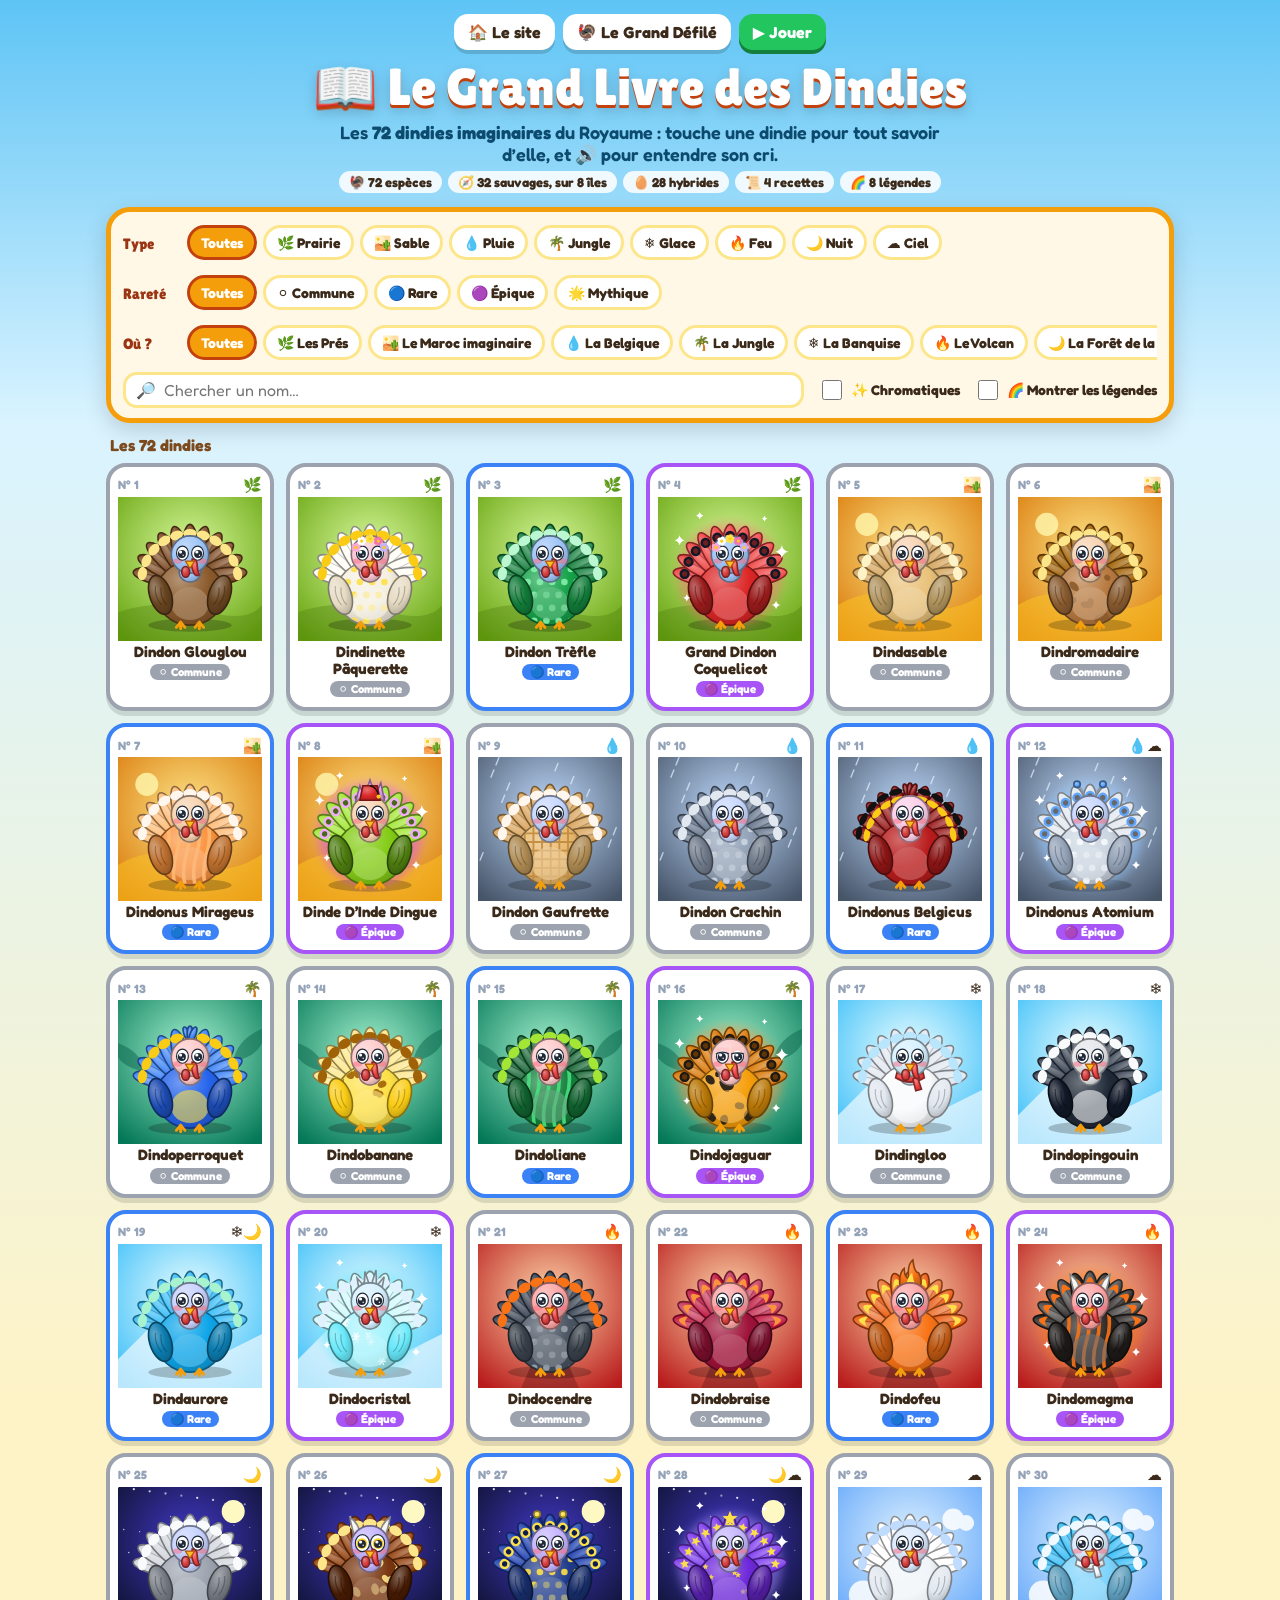
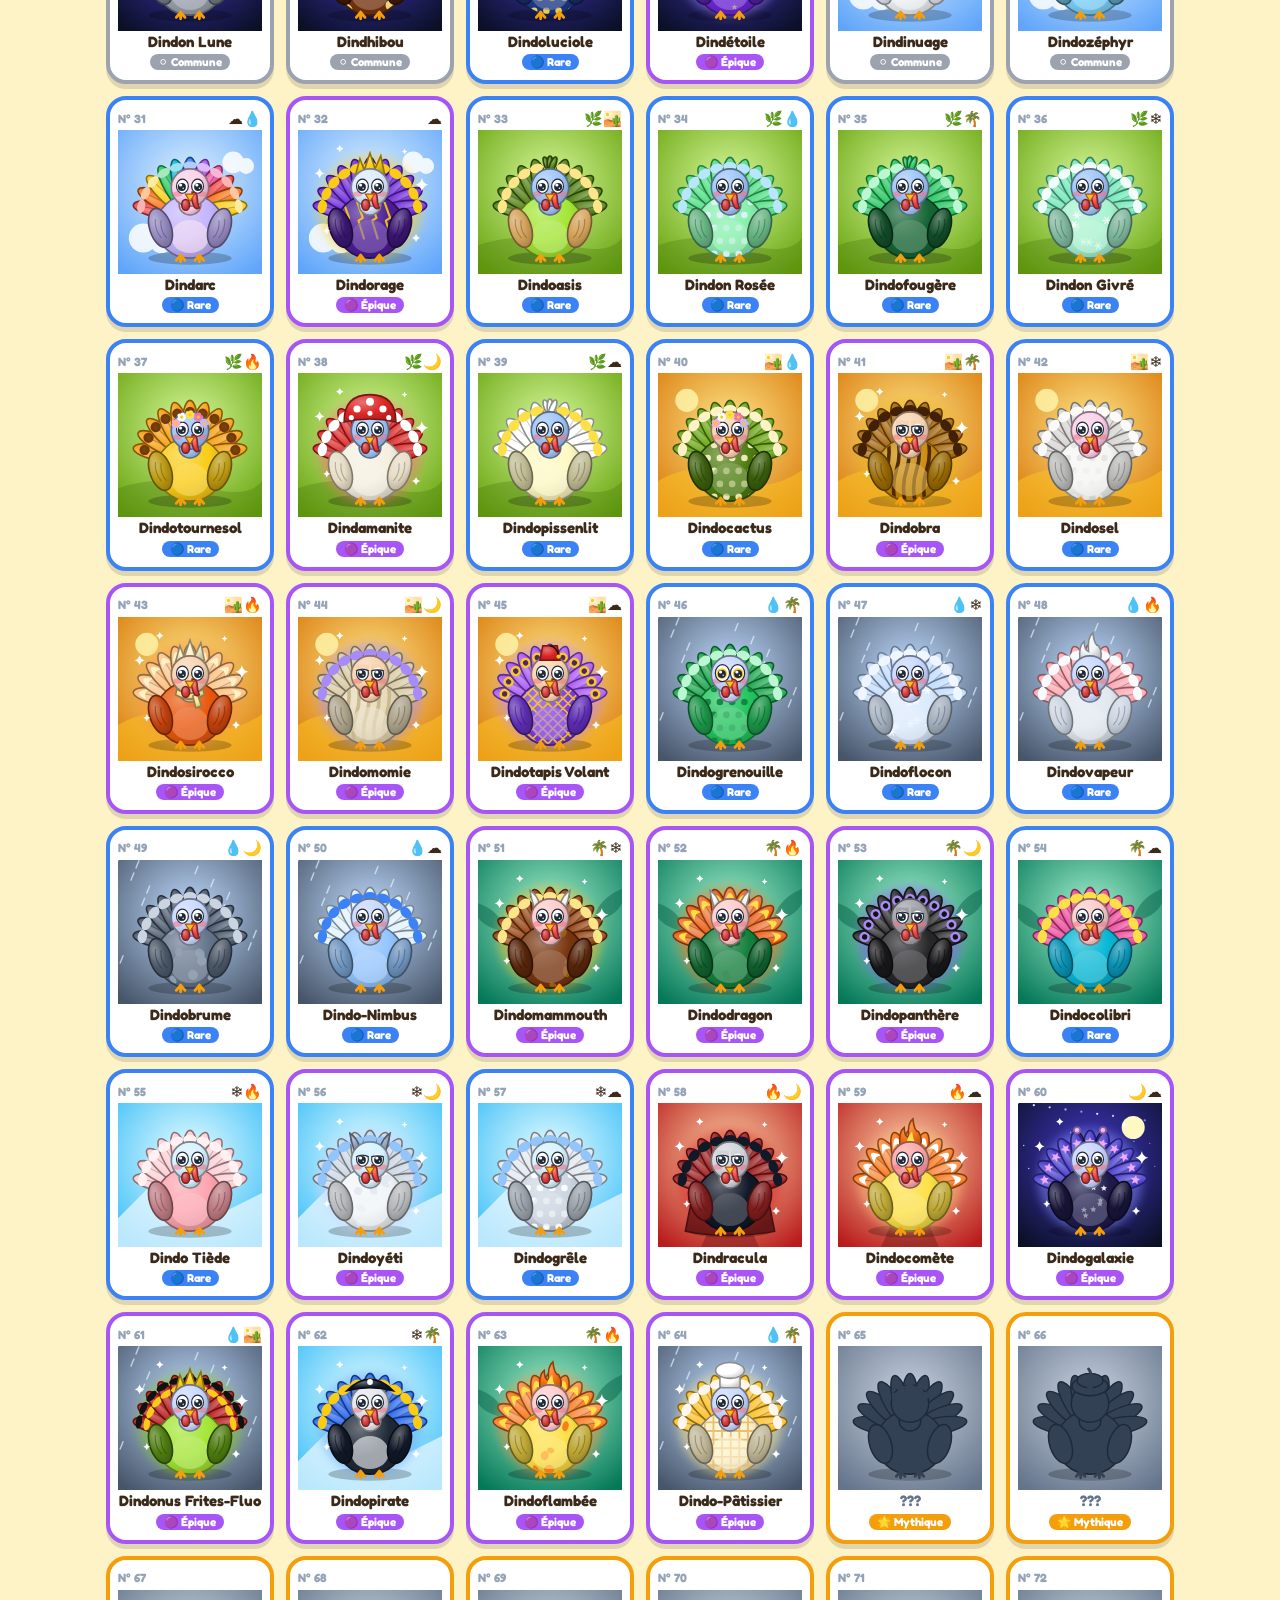
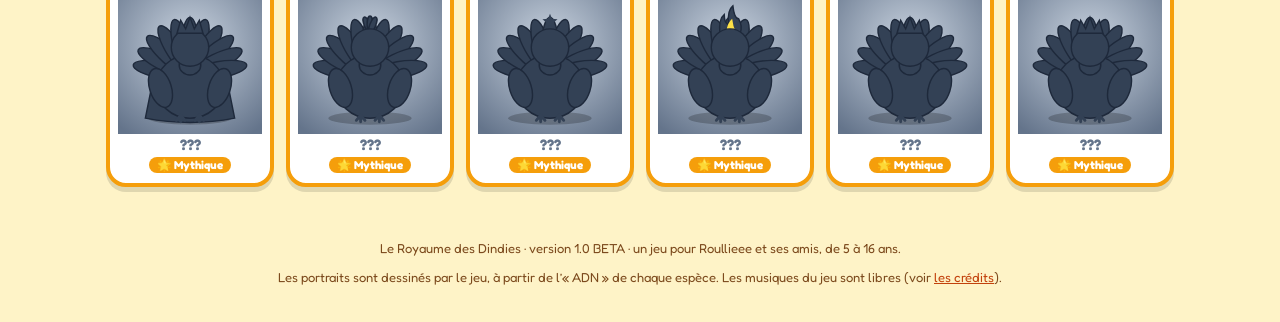
<file: docs/royaume/grand-livre.html>
<!doctype html>
<html lang="fr">
<head>
<meta charset="utf-8">
<meta name="viewport" content="width=device-width, initial-scale=1, viewport-fit=cover">
<meta name="theme-color" content="#f59e0b">
<meta name="description" content="Les 72 dindies imaginaires du Royaume des Dindies : leurs portraits, leurs types, leurs talents, leurs cris, et où les trouver.">
<title>📖 Le Grand Livre des Dindies</title>
<link rel="preconnect" href="https://fonts.googleapis.com">
<link href="https://fonts.googleapis.com/css2?family=Fredoka:wght@500;600;700&family=Lilita+One&display=swap" rel="stylesheet">
<link rel="stylesheet" href="grand-livre.css">
</head>
<body>
<header class="entete">
  <nav class="liens">
    <a class="lien" href="../index.html">🏠 Le site</a>
    <a class="lien" href="defile.html">🦃 Le Grand Défilé</a>
    <a class="lien jouer" href="index.html">▶ Jouer</a>
  </nav>
  <h1>📖 Le Grand Livre des Dindies</h1>
  <p class="sousTitre">Les <b>72 dindies imaginaires</b> du Royaume : touche une dindie pour tout savoir d’elle, et 🔊 pour entendre son cri.</p>
  <p class="resume" id="resume"></p>
</header>
<main>
  <section class="filtres" aria-label="Filtres">
    <div class="ligne"><span class="etiquette">Type</span><div class="puces" id="fType"></div></div>
    <div class="ligne"><span class="etiquette">Rareté</span><div class="puces" id="fRarete"></div></div>
    <div class="ligne"><span class="etiquette">Où ?</span><div class="puces" id="fOrigine"></div></div>
    <div class="ligne bas">
      <label class="recherche">🔎 <input id="fNom" type="search" placeholder="Chercher un nom…" autocomplete="off"></label>
      <label class="bascule"><input type="checkbox" id="fChroma"> ✨ Chromatiques</label>
      <label class="bascule"><input type="checkbox" id="fLegendes"> 🌈 Montrer les légendes</label>
    </div>
  </section>
  <p class="compte" id="compte" aria-live="polite"></p>
  <section class="grille" id="grille" aria-label="Les dindies"></section>
</main>
<div id="fiche" class="voile cache" role="dialog" aria-modal="true" aria-labelledby="ficheNom">
  <div class="fiche"><button class="fermer" id="ficheFermer" aria-label="Fermer">✖</button><div id="ficheContenu"></div></div>
</div>
<footer class="pied">
  <p>Le Royaume des Dindies · version 1.0 BETA · un jeu pour Roullieee et ses amis, de 5 à 16 ans.</p>
  <p>Les portraits sont dessinés par le jeu, à partir de l’« ADN » de chaque espèce. Les musiques du jeu sont libres (voir <a href="musique/CREDITS.md">les crédits</a>).</p>
</footer>
<script type="module" src="js/grand-livre-main.js"></script>
</body>
</html>
</file>
<file: docs/royaume/grand-livre.css>
/* Le Grand Livre des Dindies (la page publique, étape 9) : le style du jeu (crème, orange, polices rondes) */
:root{--encre:#3b2a1a;--creme:#fff8e7;--or:#f59e0b;--orFonce:#c2410c;--carte:#fff;--ligne:#fde68a;--doux:#7c4a1d;--fond1:#5ec4f5;--fond2:#d9f3ff}
*{box-sizing:border-box;-webkit-tap-highlight-color:transparent}
html{background:var(--fond2)}
body{margin:0;min-height:100vh;font-family:'Fredoka',system-ui,sans-serif;color:var(--encre);background:linear-gradient(var(--fond1),var(--fond2) 420px,#fef3c7 1400px);background-attachment:scroll}
a{color:var(--orFonce)}
button{font:inherit;color:inherit;border:0;background:none;cursor:pointer;padding:0}
.cache{display:none!important}
button:focus-visible,a:focus-visible,input:focus-visible,.dindie:focus-visible{outline:4px solid #2563eb;outline-offset:2px}

/* l'en-tête */
.entete{max-width:1100px;margin:0 auto;padding:max(14px,env(safe-area-inset-top)) 16px 6px;text-align:center}
.liens{display:flex;gap:8px;justify-content:center;flex-wrap:wrap;margin-bottom:10px}
.lien{display:inline-flex;align-items:center;gap:6px;padding:8px 14px;border-radius:14px;background:#fff;color:var(--encre);font-weight:700;text-decoration:none;box-shadow:0 4px 0 rgba(0,0,0,.15)}
.lien.jouer{background:#22c55e;color:#fff;box-shadow:0 4px 0 #15803d}
.lien:active{transform:translateY(3px);box-shadow:0 1px 0 rgba(0,0,0,.15)}
h1{margin:4px 0 6px;font-family:'Lilita One',sans-serif;font-weight:400;font-size:clamp(28px,7vw,52px);color:#fff;text-shadow:0 3px 0 var(--orFonce),0 6px 14px rgba(0,0,0,.18);line-height:1.05}
.sousTitre{margin:0 auto 6px;max-width:640px;font-size:clamp(15px,3.8vw,18px);font-weight:600;color:#0c4a6e}
.resume{margin:6px auto 0;display:flex;flex-wrap:wrap;gap:6px;justify-content:center}
.resume span{background:rgba(255,255,255,.85);border-radius:99px;padding:3px 10px;font-weight:700;font-size:13px}

/* les filtres */
main{max-width:1100px;margin:0 auto;padding:8px 16px 30px}
.filtres{background:var(--creme);border:5px solid var(--or);border-radius:24px;padding:10px 12px;box-shadow:0 8px 22px rgba(0,0,0,.15);display:flex;flex-direction:column;gap:6px}
.ligne{display:flex;align-items:center;gap:8px;min-width:0}
.etiquette{flex:none;width:54px;font-family:'Lilita One',sans-serif;color:#9a3412;font-size:15px}
.puces{display:flex;gap:6px;overflow-x:auto;padding:3px 2px 6px;min-width:0;scrollbar-width:thin}
.puce{flex:none;padding:6px 11px;border-radius:99px;background:#fff;border:3px solid var(--ligne);font-weight:700;font-size:14px;white-space:nowrap}
.puce.actif{background:var(--or);border-color:var(--orFonce);color:#fff}
.ligne.bas{flex-wrap:wrap;gap:8px 14px}
.recherche{display:flex;align-items:center;gap:6px;flex:1 1 200px;min-width:0;background:#fff;border:3px solid var(--ligne);border-radius:14px;padding:4px 10px}
.recherche input{flex:1;min-width:0;border:0;outline:0;font:inherit;font-size:16px;background:none;color:var(--encre)}
.bascule{display:inline-flex;align-items:center;gap:6px;font-weight:700;font-size:14px;cursor:pointer}
.bascule input{width:20px;height:20px;accent-color:var(--or)}
.compte{margin:12px 4px 8px;font-weight:700;color:var(--doux)}

/* la grille des dindies */
.grille{display:grid;grid-template-columns:repeat(auto-fill,minmax(150px,1fr));gap:12px}
@media (max-width:420px){.grille{grid-template-columns:repeat(2,minmax(0,1fr));gap:10px}}
.dindie{position:relative;display:flex;flex-direction:column;align-items:center;text-align:center;background:var(--carte);border:4px solid var(--rar,#9ca3af);border-radius:20px;padding:8px 8px 10px;box-shadow:0 5px 0 rgba(0,0,0,.12);min-width:0}
.dindie:active{transform:translateY(3px);box-shadow:0 2px 0 rgba(0,0,0,.12)}
.dindie .haut{display:flex;justify-content:space-between;align-items:center;width:100%;min-height:20px;margin-bottom:2px}
.dindie .num{font-size:12px;font-weight:700;color:#94a3b8}
.dindie .types{font-size:15px}
.dindie .portrait{width:100%;aspect-ratio:1;max-width:150px}
.dindie .portrait svg{width:100%;height:100%;display:block}
.dindie b{display:block;font-size:15px;line-height:1.15;margin-top:2px;overflow-wrap:anywhere}
.dindie .rar{margin-top:4px;font-size:11.5px;font-weight:700;color:#fff;background:var(--rar);border-radius:99px;padding:1px 8px}
.dindie.secret b{color:#64748b}
.vide{grid-column:1/-1;text-align:center;font-weight:700;color:var(--doux);padding:30px 0}

/* la fiche */
.voile{position:fixed;inset:0;z-index:20;background:rgba(20,40,60,.5);display:flex;align-items:center;justify-content:center;padding:14px}
.fiche{position:relative;width:min(94vw,640px);max-height:90vh;overflow:auto;background:var(--creme);border:6px solid var(--rar,var(--or));border-radius:28px;padding:16px 16px 18px;box-shadow:0 12px 34px rgba(0,0,0,.35)}
.fermer{position:sticky;float:right;top:0;margin:-6px -6px 0 0;width:44px;height:44px;border-radius:50%;background:#ef4444;color:#fff;font-size:20px;box-shadow:0 4px 0 #991b1b;border:3px solid #fff;z-index:2}
.ficheHaut{display:flex;gap:14px;align-items:center}
.ficheHaut .grand{flex:none;width:min(42vw,200px);aspect-ratio:1;border-radius:22px;background:#fff;border:4px solid var(--rar)}
.ficheHaut .grand svg{width:100%;height:100%;display:block}
.ficheHaut h2{margin:0;font-family:'Lilita One',sans-serif;font-weight:400;font-size:clamp(22px,5.5vw,30px);color:#9a3412;line-height:1.05}
.pills{display:flex;flex-wrap:wrap;gap:5px;margin:6px 0}
.pill{font-size:12.5px;font-weight:700;padding:2px 9px;border-radius:99px;background:#f1f5f9;white-space:nowrap}
.pill.rar{background:var(--rar);color:#fff}
.criFiche{margin:8px 0 0;font-weight:700;font-style:italic;color:var(--doux);display:flex;align-items:center;gap:8px;flex-wrap:wrap}
.ecouter{display:inline-flex;align-items:center;gap:4px;padding:5px 12px;border-radius:99px;background:#3b82f6;color:#fff;font-weight:700;font-style:normal;box-shadow:0 3px 0 #1e40af}
.ecouter:active{transform:translateY(2px);box-shadow:0 1px 0 #1e40af}
.desc{margin:12px 0 8px;font-size:16px;line-height:1.35}
.stat{display:grid;grid-template-columns:max-content 1fr 26px;align-items:center;gap:8px;margin:5px 0;font-weight:700}
.barre{height:14px;border-radius:99px;background:#e5e7eb;overflow:hidden}
.barre i{display:block;height:100%;border-radius:99px;background:var(--rar)}
.ou{margin:10px 0;padding:10px 12px;border-radius:16px;background:#fff;border:3px dashed var(--ligne);font-size:15px;line-height:1.35}
.stades{display:grid;grid-template-columns:repeat(4,1fr);gap:8px;margin-top:10px}
.stades figure{margin:0;text-align:center;font-size:12.5px;font-weight:700;color:var(--doux)}
.stades .p{aspect-ratio:1;border-radius:14px;background:#fff;border:3px solid var(--ligne)}
.stades svg{width:100%;height:100%;display:block}
.fiche h3{margin:14px 0 4px;font-family:'Lilita One',sans-serif;font-weight:400;font-size:18px;color:#9a3412}
.secretFiche{text-align:center;padding:10px 0}
.secretFiche .grand{width:min(60vw,220px);margin:0 auto}
@media (max-width:480px){.ficheHaut{flex-direction:column;text-align:center}.pills{justify-content:center}.criFiche{justify-content:center}.stades{grid-template-columns:repeat(2,1fr)}}

.pied{max-width:1100px;margin:0 auto;padding:10px 16px max(24px,env(safe-area-inset-bottom));text-align:center;font-size:13px;color:var(--doux)}
@media (prefers-reduced-motion:reduce){*{transition:none!important;animation:none!important}}
</file>
